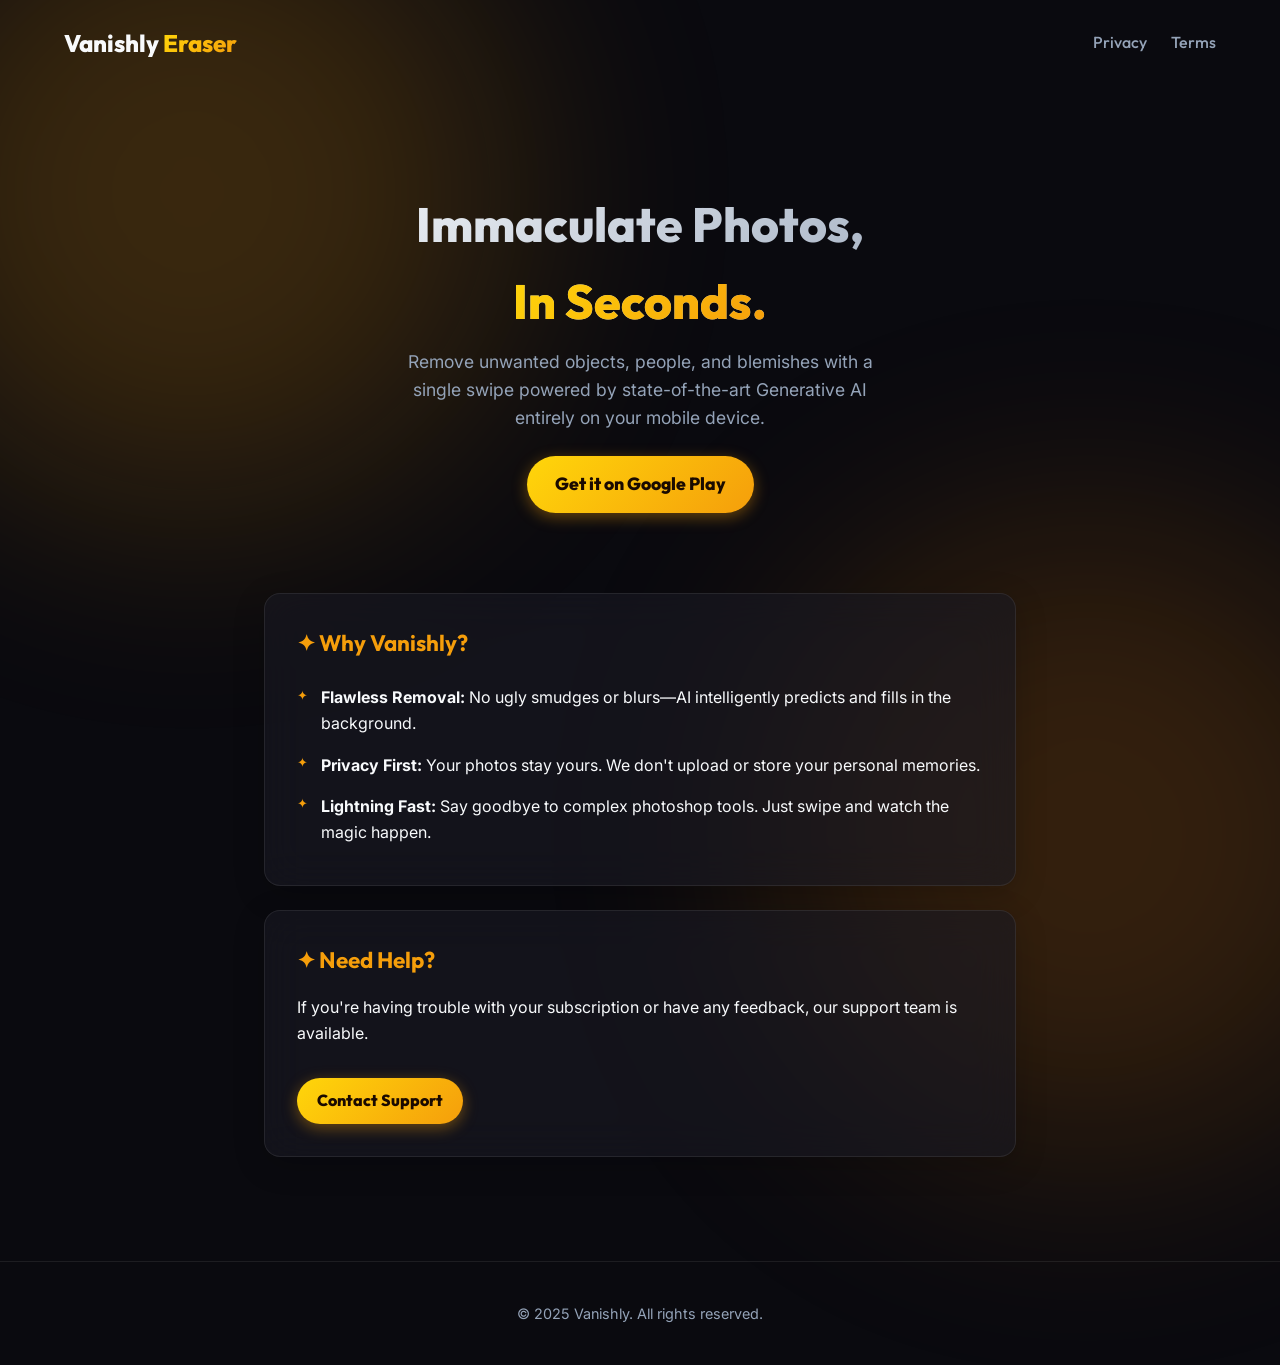
<file: website/index.html>
<!DOCTYPE html>
<html lang="en">
<head>
    <meta charset="UTF-8">
    <meta name="viewport" content="width=device-width, initial-scale=1.0">
    <title>Vanishly - Remove Objects Like Magic</title>
    <meta name="description" content="The ultimate AI-powered app to remove unwanted objects, blemishes, and people from your photos instantly.">
    <link rel="stylesheet" href="style.css">
</head>
<body>
    <nav>
        <a href="index.html" class="logo">
            <!-- You can add a logo image here if you have one -->
            <span>Vanishly <span class="text-gradient">Eraser</span></span>
        </a>
        <div class="nav-links">
            <a href="privacy.html">Privacy</a>
            <a href="terms.html">Terms</a>
        </div>
    </nav>

    <div class="container" style="text-align: center;">
        <header>
            <h1>Immaculate Photos, <br><span class="text-gradient">In Seconds.</span></h1>
            <p>Remove unwanted objects, people, and blemishes with a single swipe powered by state-of-the-art Generative AI entirely on your mobile device.</p>
            <a href="#" class="btn">Get it on Google Play</a>
        </header>

        <section class="glass-panel" style="text-align: left; margin-top: 40px;">
            <h2>✦ Why Vanishly?</h2>
            <ul>
                <li><strong>Flawless Removal:</strong> No ugly smudges or blurs—AI intelligently predicts and fills in the background.</li>
                <li><strong>Privacy First:</strong> Your photos stay yours. We don't upload or store your personal memories.</li>
                <li><strong>Lightning Fast:</strong> Say goodbye to complex photoshop tools. Just swipe and watch the magic happen.</li>
            </ul>
        </section>
        
        <section class="glass-panel" style="text-align: left;">
            <h2>✦ Need Help?</h2>
            <p>If you're having trouble with your subscription or have any feedback, our support team is available.</p>
            <a href="mailto:support@vanishly.app" class="btn" style="margin-top:16px; font-size:1rem; padding: 10px 20px;">Contact Support</a>
        </section>
    </div>

    <footer>
        <p>© 2025 Vanishly. All rights reserved.</p>
    </footer>
</body>
</html>
</file>
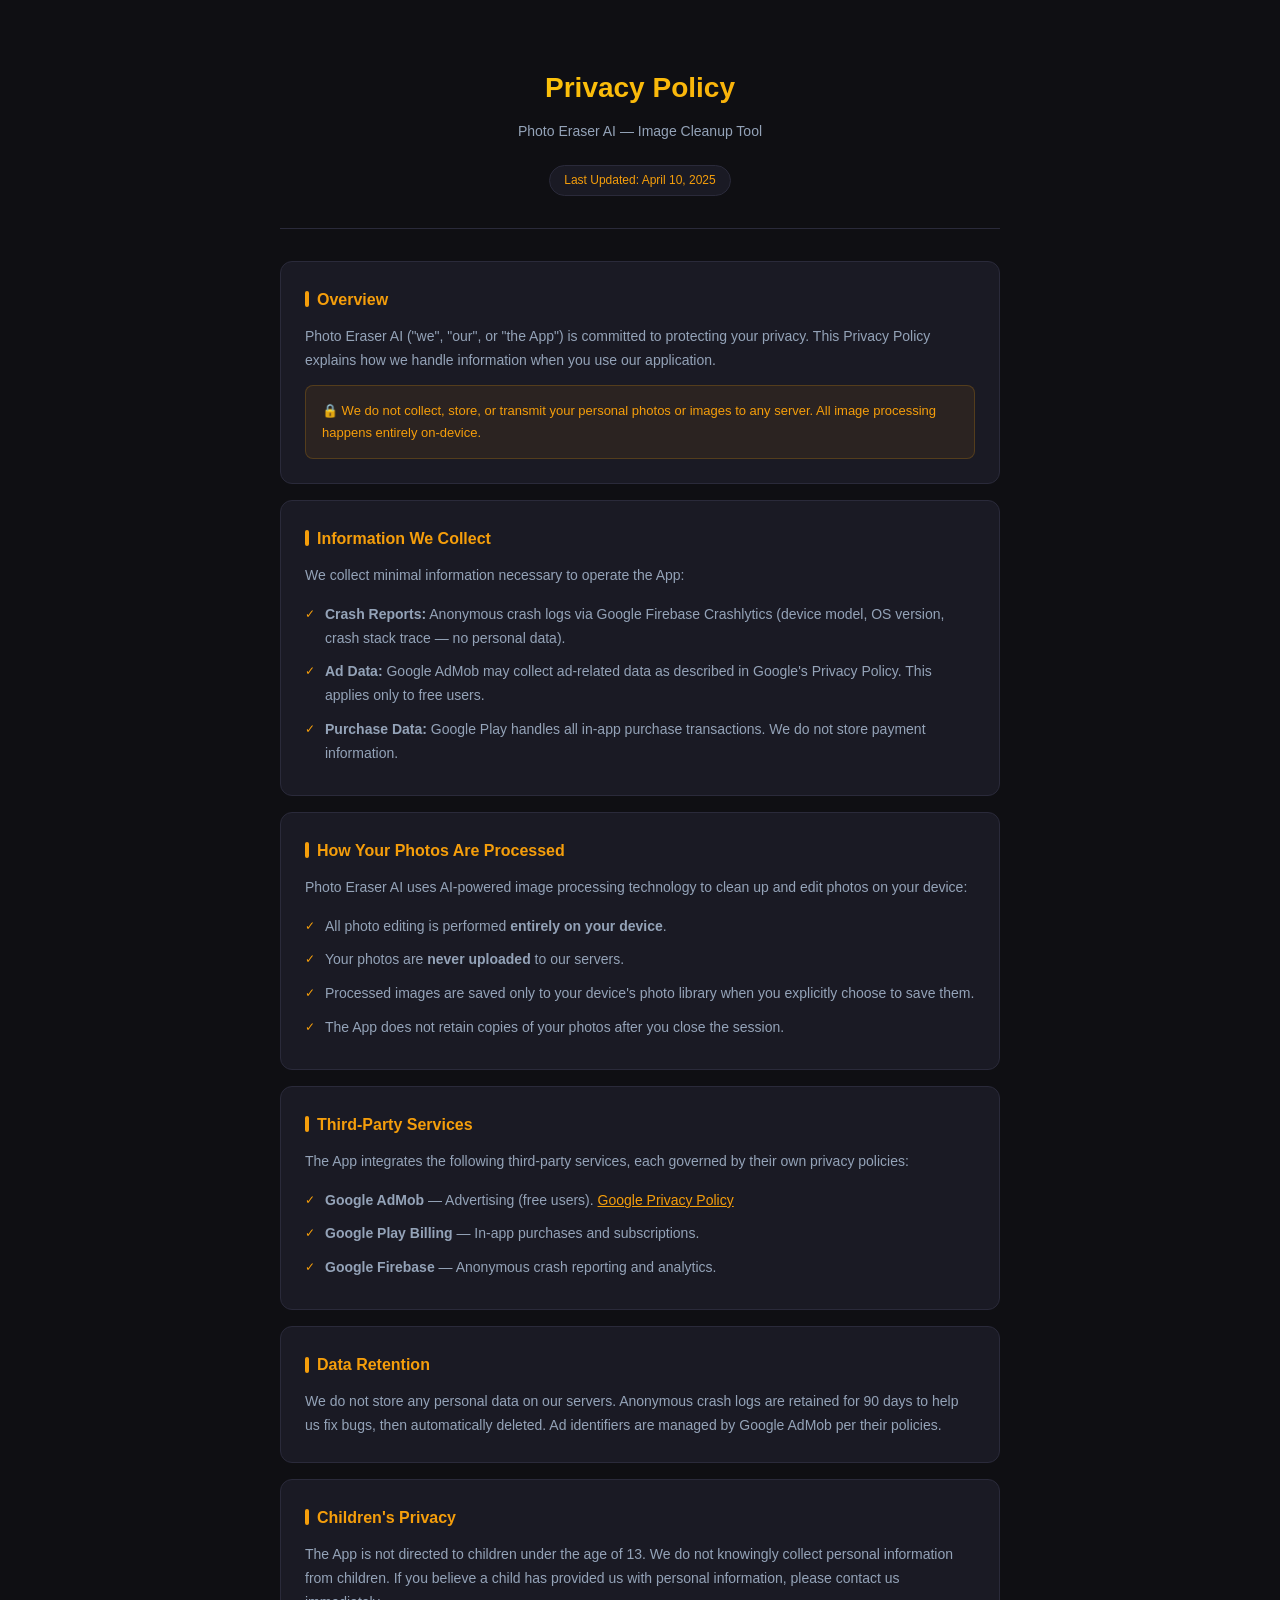
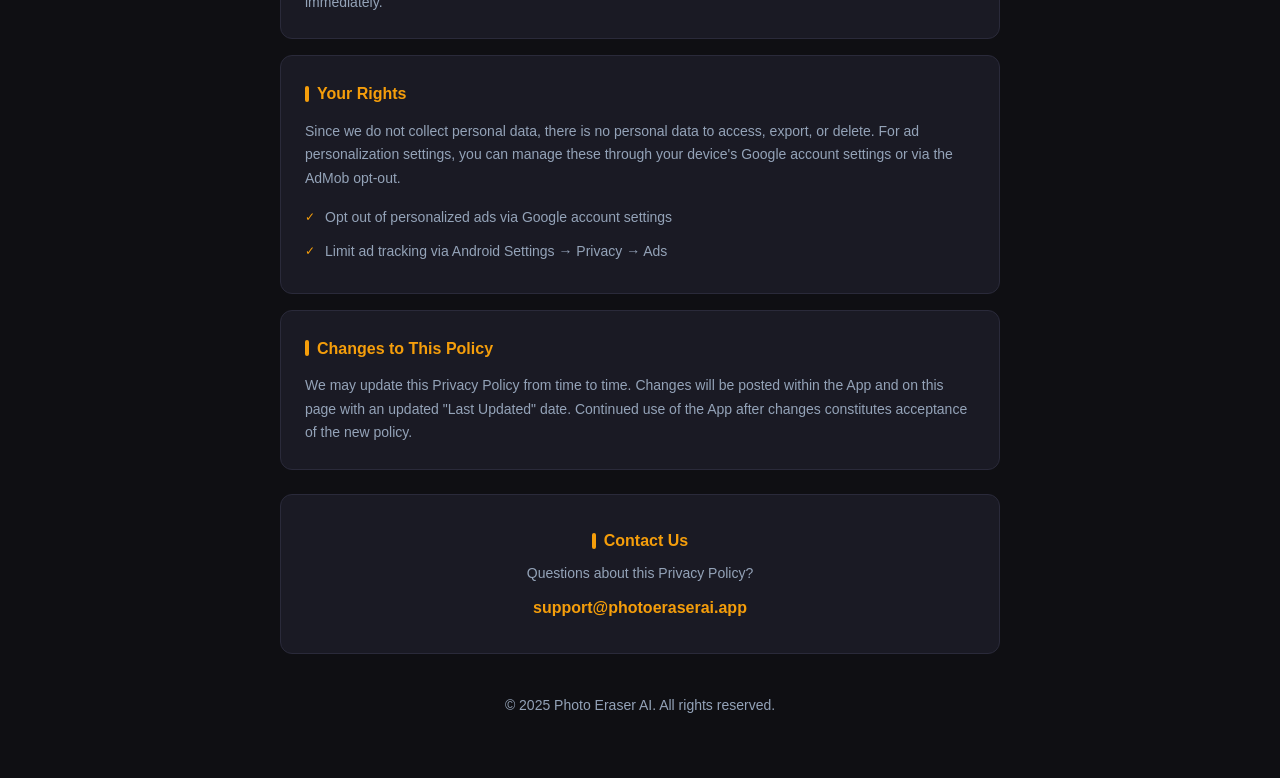
<file: legal/privacy_policy.html>
<!DOCTYPE html>
<html lang="en">
<head>
  <meta charset="UTF-8" />
  <meta name="viewport" content="width=device-width, initial-scale=1.0"/>
  <title>Privacy Policy – Photo Eraser AI</title>
  <style>
    :root {
      --bg: #0f0f13;
      --surface: #1a1a24;
      --border: #2a2a3a;
      --gold: #f59e0b;
      --gold-light: #ffd60a;
      --text: #e2e8f0;
      --muted: #94a3b8;
      --radius: 12px;
    }
    * { box-sizing: border-box; margin: 0; padding: 0; }
    body {
      font-family: -apple-system, BlinkMacSystemFont, 'Segoe UI', Roboto, sans-serif;
      background: var(--bg);
      color: var(--text);
      line-height: 1.7;
      padding: 24px 16px 60px;
    }
    .container { max-width: 720px; margin: 0 auto; }
    header {
      text-align: center;
      padding: 40px 0 32px;
      border-bottom: 1px solid var(--border);
      margin-bottom: 32px;
    }
    header h1 {
      font-size: 28px;
      font-weight: 800;
      background: linear-gradient(135deg, var(--gold-light), var(--gold));
      -webkit-background-clip: text;
      -webkit-text-fill-color: transparent;
      margin-bottom: 8px;
    }
    header p { color: var(--muted); font-size: 14px; }
    .badge {
      display: inline-block;
      background: var(--surface);
      border: 1px solid var(--border);
      border-radius: 20px;
      padding: 4px 14px;
      font-size: 12px;
      color: var(--gold);
      margin-top: 12px;
    }
    section {
      background: var(--surface);
      border: 1px solid var(--border);
      border-radius: var(--radius);
      padding: 24px;
      margin-bottom: 16px;
    }
    h2 {
      font-size: 16px;
      font-weight: 700;
      color: var(--gold);
      margin-bottom: 12px;
      display: flex;
      align-items: center;
      gap: 8px;
    }
    h2::before {
      content: '';
      display: inline-block;
      width: 4px;
      height: 16px;
      background: var(--gold);
      border-radius: 2px;
    }
    p { color: var(--muted); font-size: 14px; margin-bottom: 10px; }
    p:last-child { margin-bottom: 0; }
    ul { list-style: none; padding: 0; }
    ul li {
      color: var(--muted);
      font-size: 14px;
      padding: 5px 0 5px 20px;
      position: relative;
    }
    ul li::before {
      content: '✓';
      color: var(--gold);
      position: absolute;
      left: 0;
      font-size: 12px;
      top: 6px;
    }
    .highlight {
      background: rgba(245, 158, 11, 0.08);
      border: 1px solid rgba(245, 158, 11, 0.2);
      border-radius: 8px;
      padding: 14px 16px;
      margin-top: 12px;
      font-size: 13px;
      color: var(--gold);
    }
    .contact-box {
      text-align: center;
      padding: 32px 24px;
      background: var(--surface);
      border: 1px solid var(--border);
      border-radius: var(--radius);
      margin-top: 24px;
    }
    .contact-box a {
      color: var(--gold);
      text-decoration: none;
      font-weight: 600;
    }
    footer {
      text-align: center;
      margin-top: 40px;
      color: var(--muted);
      font-size: 12px;
    }
  </style>
</head>
<body>
<div class="container">

  <header>
    <h1>Privacy Policy</h1>
    <p>Photo Eraser AI — Image Cleanup Tool</p>
    <span class="badge">Last Updated: April 10, 2025</span>
  </header>

  <section>
    <h2>Overview</h2>
    <p>Photo Eraser AI ("we", "our", or "the App") is committed to protecting your privacy. This Privacy Policy explains how we handle information when you use our application.</p>
    <div class="highlight">
      🔒 We do not collect, store, or transmit your personal photos or images to any server. All image processing happens entirely on-device.
    </div>
  </section>

  <section>
    <h2>Information We Collect</h2>
    <p>We collect minimal information necessary to operate the App:</p>
    <ul>
      <li><strong>Crash Reports:</strong> Anonymous crash logs via Google Firebase Crashlytics (device model, OS version, crash stack trace — no personal data).</li>
      <li><strong>Ad Data:</strong> Google AdMob may collect ad-related data as described in Google's Privacy Policy. This applies only to free users.</li>
      <li><strong>Purchase Data:</strong> Google Play handles all in-app purchase transactions. We do not store payment information.</li>
    </ul>
  </section>

  <section>
    <h2>How Your Photos Are Processed</h2>
    <p>Photo Eraser AI uses AI-powered image processing technology to clean up and edit photos on your device:</p>
    <ul>
      <li>All photo editing is performed <strong>entirely on your device</strong>.</li>
      <li>Your photos are <strong>never uploaded</strong> to our servers.</li>
      <li>Processed images are saved only to your device's photo library when you explicitly choose to save them.</li>
      <li>The App does not retain copies of your photos after you close the session.</li>
    </ul>
  </section>

  <section>
    <h2>Third-Party Services</h2>
    <p>The App integrates the following third-party services, each governed by their own privacy policies:</p>
    <ul>
      <li><strong>Google AdMob</strong> — Advertising (free users). <a href="https://policies.google.com/privacy" style="color:#f59e0b;">Google Privacy Policy</a></li>
      <li><strong>Google Play Billing</strong> — In-app purchases and subscriptions.</li>
      <li><strong>Google Firebase</strong> — Anonymous crash reporting and analytics.</li>
    </ul>
  </section>

  <section>
    <h2>Data Retention</h2>
    <p>We do not store any personal data on our servers. Anonymous crash logs are retained for 90 days to help us fix bugs, then automatically deleted. Ad identifiers are managed by Google AdMob per their policies.</p>
  </section>

  <section>
    <h2>Children's Privacy</h2>
    <p>The App is not directed to children under the age of 13. We do not knowingly collect personal information from children. If you believe a child has provided us with personal information, please contact us immediately.</p>
  </section>

  <section>
    <h2>Your Rights</h2>
    <p>Since we do not collect personal data, there is no personal data to access, export, or delete. For ad personalization settings, you can manage these through your device's Google account settings or via the AdMob opt-out.</p>
    <ul>
      <li>Opt out of personalized ads via Google account settings</li>
      <li>Limit ad tracking via Android Settings → Privacy → Ads</li>
    </ul>
  </section>

  <section>
    <h2>Changes to This Policy</h2>
    <p>We may update this Privacy Policy from time to time. Changes will be posted within the App and on this page with an updated "Last Updated" date. Continued use of the App after changes constitutes acceptance of the new policy.</p>
  </section>

  <div class="contact-box">
    <h2 style="justify-content:center; margin-bottom:8px;">Contact Us</h2>
    <p style="margin-bottom:8px;">Questions about this Privacy Policy?</p>
    <a href="mailto:support@photoeraserai.app">support@photoeraserai.app</a>
  </div>

  <footer>
    <p>© 2025 Photo Eraser AI. All rights reserved.</p>
  </footer>

</div>
</body>
</html>
</file>
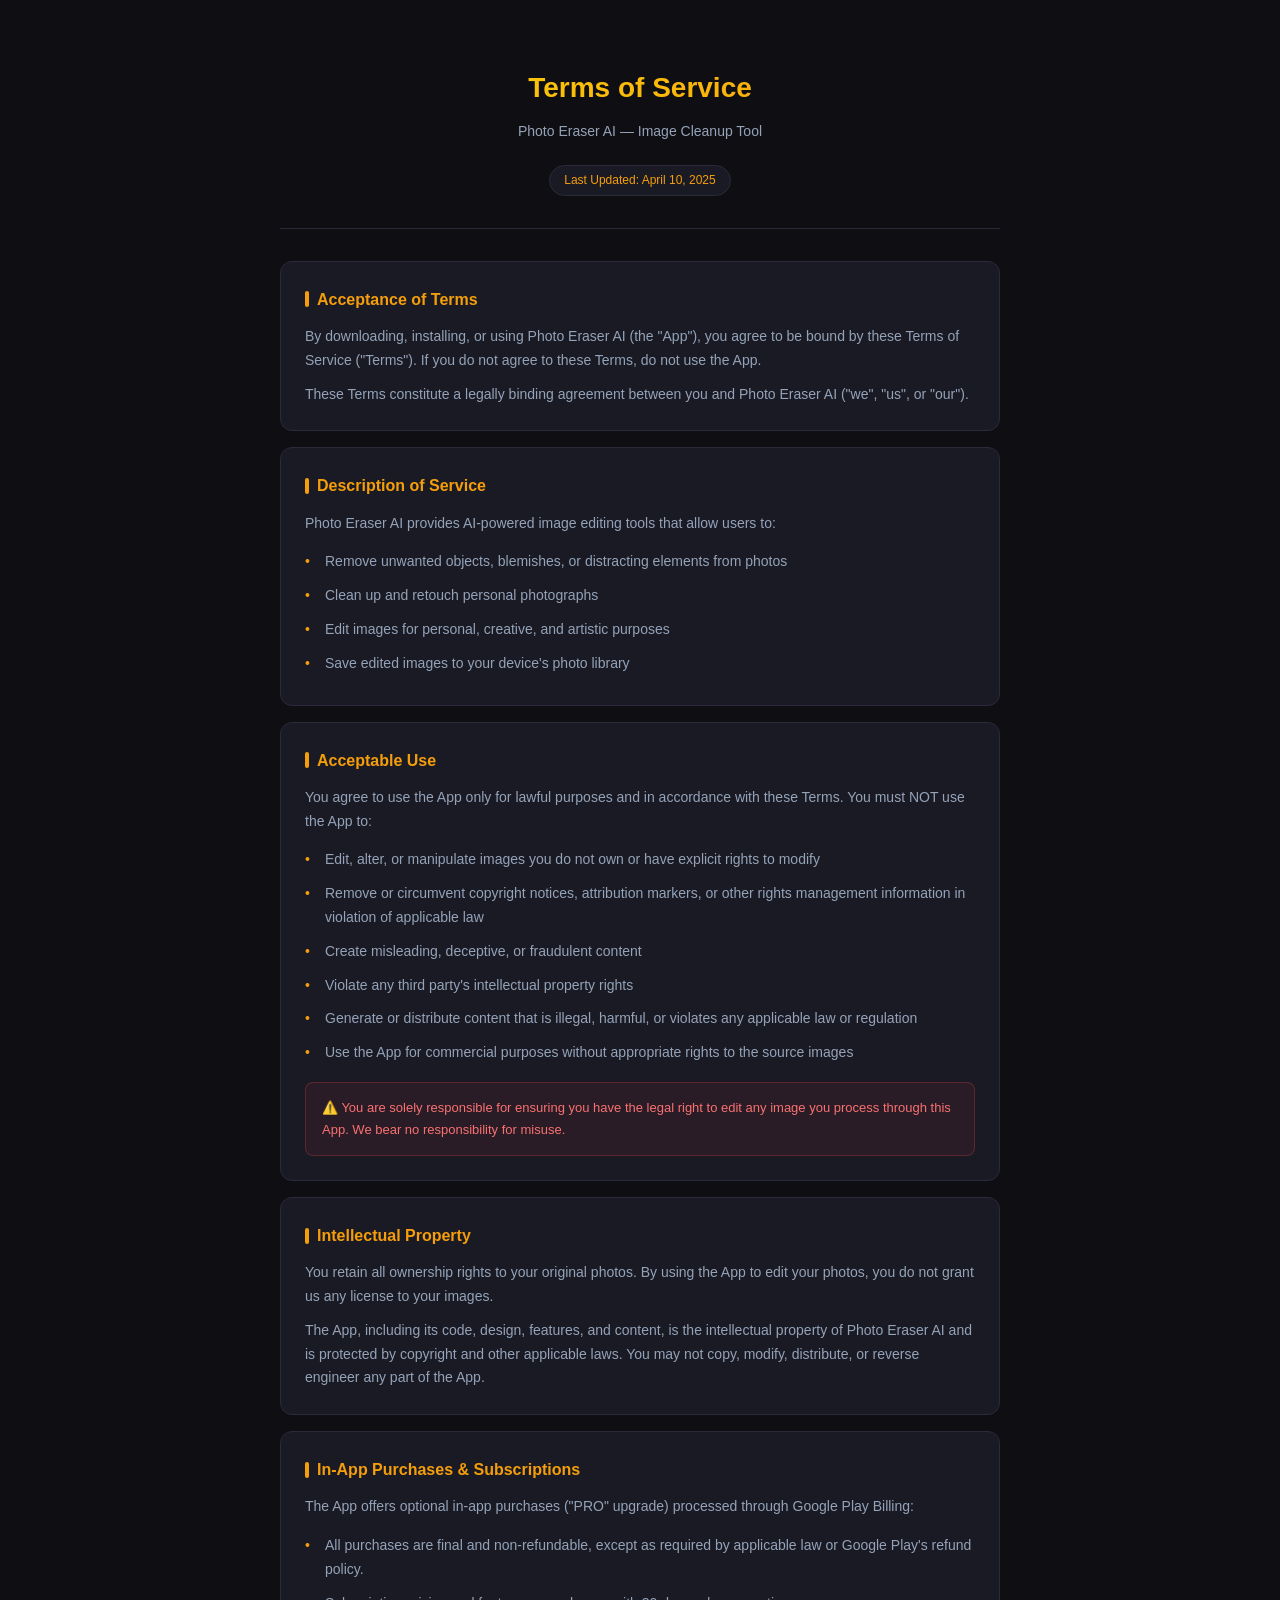
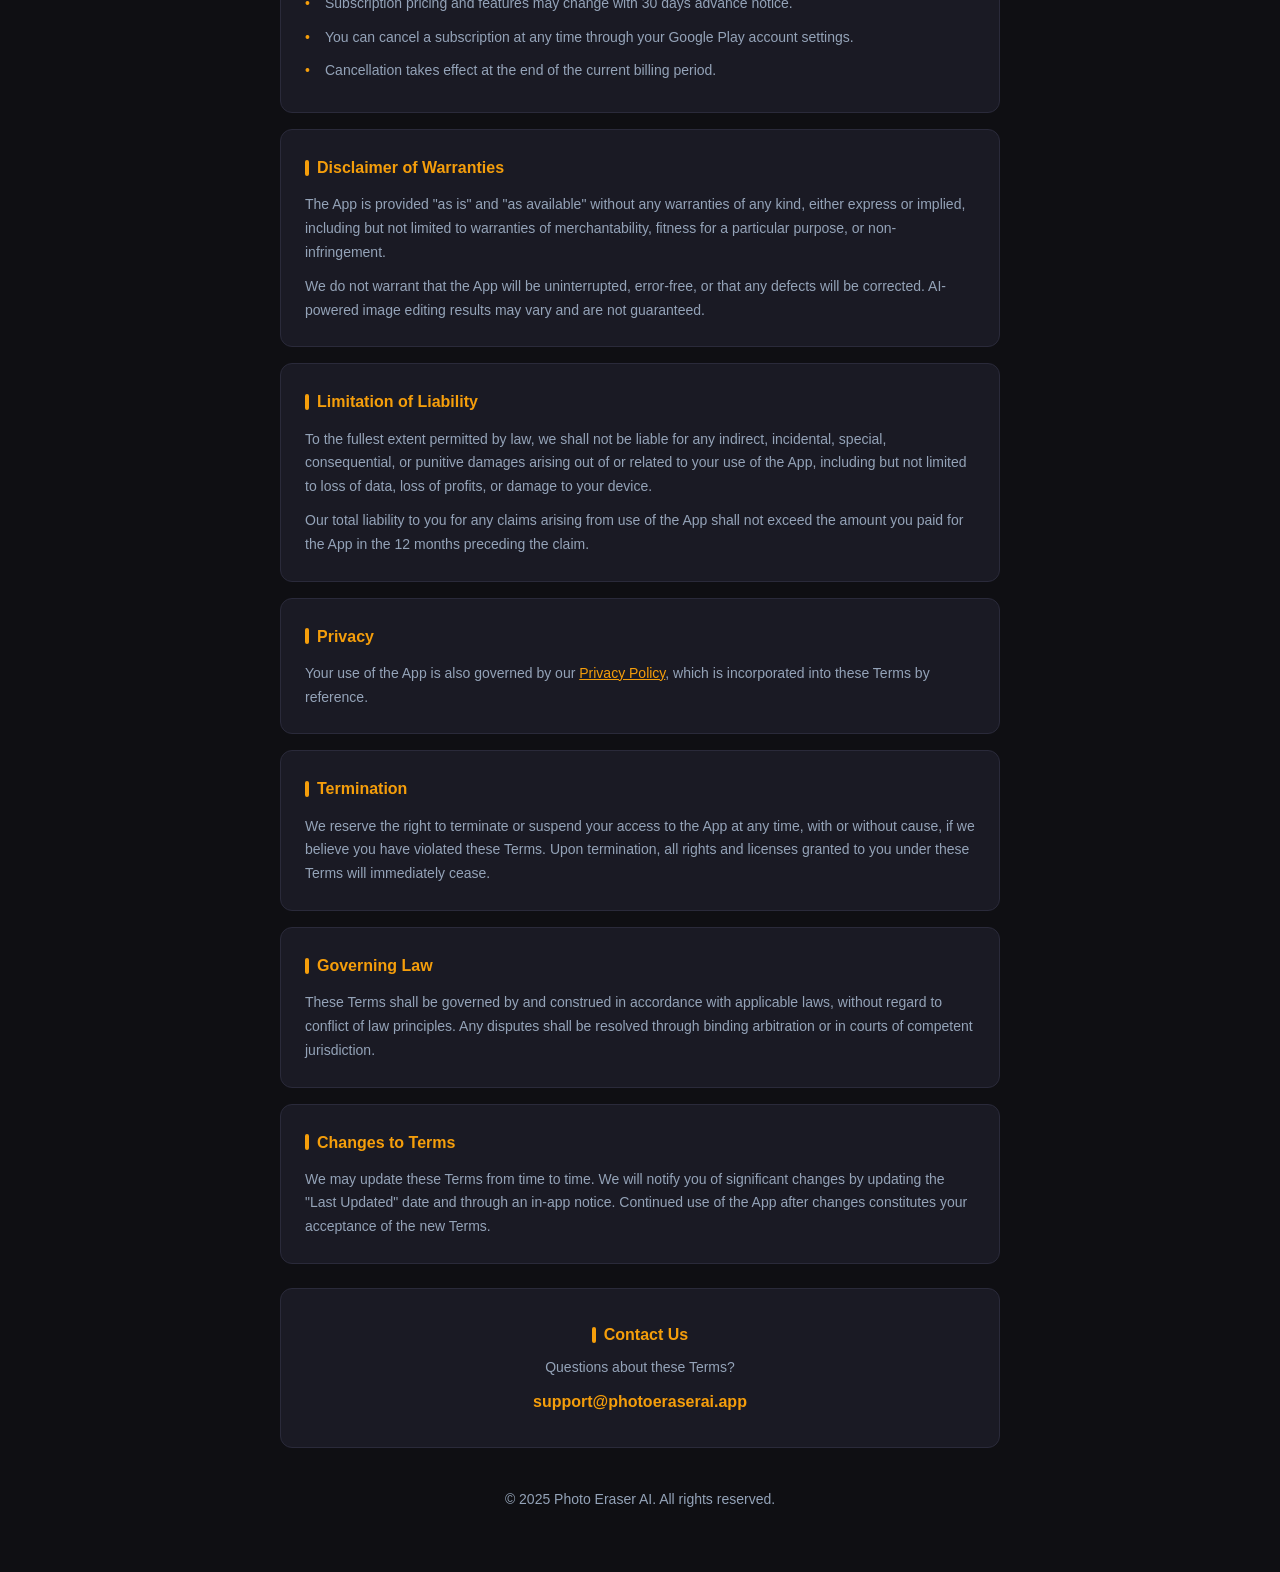
<file: legal/terms_of_service.html>
<!DOCTYPE html>
<html lang="en">
<head>
  <meta charset="UTF-8" />
  <meta name="viewport" content="width=device-width, initial-scale=1.0"/>
  <title>Terms of Service – Photo Eraser AI</title>
  <style>
    :root {
      --bg: #0f0f13;
      --surface: #1a1a24;
      --border: #2a2a3a;
      --gold: #f59e0b;
      --gold-light: #ffd60a;
      --text: #e2e8f0;
      --muted: #94a3b8;
      --radius: 12px;
    }
    * { box-sizing: border-box; margin: 0; padding: 0; }
    body {
      font-family: -apple-system, BlinkMacSystemFont, 'Segoe UI', Roboto, sans-serif;
      background: var(--bg);
      color: var(--text);
      line-height: 1.7;
      padding: 24px 16px 60px;
    }
    .container { max-width: 720px; margin: 0 auto; }
    header {
      text-align: center;
      padding: 40px 0 32px;
      border-bottom: 1px solid var(--border);
      margin-bottom: 32px;
    }
    header h1 {
      font-size: 28px;
      font-weight: 800;
      background: linear-gradient(135deg, var(--gold-light), var(--gold));
      -webkit-background-clip: text;
      -webkit-text-fill-color: transparent;
      margin-bottom: 8px;
    }
    header p { color: var(--muted); font-size: 14px; }
    .badge {
      display: inline-block;
      background: var(--surface);
      border: 1px solid var(--border);
      border-radius: 20px;
      padding: 4px 14px;
      font-size: 12px;
      color: var(--gold);
      margin-top: 12px;
    }
    section {
      background: var(--surface);
      border: 1px solid var(--border);
      border-radius: var(--radius);
      padding: 24px;
      margin-bottom: 16px;
    }
    h2 {
      font-size: 16px;
      font-weight: 700;
      color: var(--gold);
      margin-bottom: 12px;
      display: flex;
      align-items: center;
      gap: 8px;
    }
    h2::before {
      content: '';
      display: inline-block;
      width: 4px;
      height: 16px;
      background: var(--gold);
      border-radius: 2px;
    }
    p { color: var(--muted); font-size: 14px; margin-bottom: 10px; }
    p:last-child { margin-bottom: 0; }
    ul { list-style: none; padding: 0; }
    ul li {
      color: var(--muted);
      font-size: 14px;
      padding: 5px 0 5px 20px;
      position: relative;
    }
    ul li::before {
      content: '•';
      color: var(--gold);
      position: absolute;
      left: 0;
    }
    .warning {
      background: rgba(239, 68, 68, 0.08);
      border: 1px solid rgba(239, 68, 68, 0.25);
      border-radius: 8px;
      padding: 14px 16px;
      margin-top: 12px;
      font-size: 13px;
      color: #f87171;
    }
    .contact-box {
      text-align: center;
      padding: 32px 24px;
      background: var(--surface);
      border: 1px solid var(--border);
      border-radius: var(--radius);
      margin-top: 24px;
    }
    .contact-box a {
      color: var(--gold);
      text-decoration: none;
      font-weight: 600;
    }
    footer {
      text-align: center;
      margin-top: 40px;
      color: var(--muted);
      font-size: 12px;
    }
    a { color: var(--gold); }
  </style>
</head>
<body>
<div class="container">

  <header>
    <h1>Terms of Service</h1>
    <p>Photo Eraser AI — Image Cleanup Tool</p>
    <span class="badge">Last Updated: April 10, 2025</span>
  </header>

  <section>
    <h2>Acceptance of Terms</h2>
    <p>By downloading, installing, or using Photo Eraser AI (the "App"), you agree to be bound by these Terms of Service ("Terms"). If you do not agree to these Terms, do not use the App.</p>
    <p>These Terms constitute a legally binding agreement between you and Photo Eraser AI ("we", "us", or "our").</p>
  </section>

  <section>
    <h2>Description of Service</h2>
    <p>Photo Eraser AI provides AI-powered image editing tools that allow users to:</p>
    <ul>
      <li>Remove unwanted objects, blemishes, or distracting elements from photos</li>
      <li>Clean up and retouch personal photographs</li>
      <li>Edit images for personal, creative, and artistic purposes</li>
      <li>Save edited images to your device's photo library</li>
    </ul>
  </section>

  <section>
    <h2>Acceptable Use</h2>
    <p>You agree to use the App only for lawful purposes and in accordance with these Terms. You must NOT use the App to:</p>
    <ul>
      <li>Edit, alter, or manipulate images you do not own or have explicit rights to modify</li>
      <li>Remove or circumvent copyright notices, attribution markers, or other rights management information in violation of applicable law</li>
      <li>Create misleading, deceptive, or fraudulent content</li>
      <li>Violate any third party's intellectual property rights</li>
      <li>Generate or distribute content that is illegal, harmful, or violates any applicable law or regulation</li>
      <li>Use the App for commercial purposes without appropriate rights to the source images</li>
    </ul>
    <div class="warning">
      ⚠️ You are solely responsible for ensuring you have the legal right to edit any image you process through this App. We bear no responsibility for misuse.
    </div>
  </section>

  <section>
    <h2>Intellectual Property</h2>
    <p>You retain all ownership rights to your original photos. By using the App to edit your photos, you do not grant us any license to your images.</p>
    <p>The App, including its code, design, features, and content, is the intellectual property of Photo Eraser AI and is protected by copyright and other applicable laws. You may not copy, modify, distribute, or reverse engineer any part of the App.</p>
  </section>

  <section>
    <h2>In-App Purchases & Subscriptions</h2>
    <p>The App offers optional in-app purchases ("PRO" upgrade) processed through Google Play Billing:</p>
    <ul>
      <li>All purchases are final and non-refundable, except as required by applicable law or Google Play's refund policy.</li>
      <li>Subscription pricing and features may change with 30 days advance notice.</li>
      <li>You can cancel a subscription at any time through your Google Play account settings.</li>
      <li>Cancellation takes effect at the end of the current billing period.</li>
    </ul>
  </section>

  <section>
    <h2>Disclaimer of Warranties</h2>
    <p>The App is provided "as is" and "as available" without any warranties of any kind, either express or implied, including but not limited to warranties of merchantability, fitness for a particular purpose, or non-infringement.</p>
    <p>We do not warrant that the App will be uninterrupted, error-free, or that any defects will be corrected. AI-powered image editing results may vary and are not guaranteed.</p>
  </section>

  <section>
    <h2>Limitation of Liability</h2>
    <p>To the fullest extent permitted by law, we shall not be liable for any indirect, incidental, special, consequential, or punitive damages arising out of or related to your use of the App, including but not limited to loss of data, loss of profits, or damage to your device.</p>
    <p>Our total liability to you for any claims arising from use of the App shall not exceed the amount you paid for the App in the 12 months preceding the claim.</p>
  </section>

  <section>
    <h2>Privacy</h2>
    <p>Your use of the App is also governed by our <a href="privacy_policy.html">Privacy Policy</a>, which is incorporated into these Terms by reference.</p>
  </section>

  <section>
    <h2>Termination</h2>
    <p>We reserve the right to terminate or suspend your access to the App at any time, with or without cause, if we believe you have violated these Terms. Upon termination, all rights and licenses granted to you under these Terms will immediately cease.</p>
  </section>

  <section>
    <h2>Governing Law</h2>
    <p>These Terms shall be governed by and construed in accordance with applicable laws, without regard to conflict of law principles. Any disputes shall be resolved through binding arbitration or in courts of competent jurisdiction.</p>
  </section>

  <section>
    <h2>Changes to Terms</h2>
    <p>We may update these Terms from time to time. We will notify you of significant changes by updating the "Last Updated" date and through an in-app notice. Continued use of the App after changes constitutes your acceptance of the new Terms.</p>
  </section>

  <div class="contact-box">
    <h2 style="justify-content:center; margin-bottom:8px;">Contact Us</h2>
    <p style="margin-bottom:8px;">Questions about these Terms?</p>
    <a href="mailto:support@photoeraserai.app">support@photoeraserai.app</a>
  </div>

  <footer>
    <p>© 2025 Photo Eraser AI. All rights reserved.</p>
  </footer>

</div>
</body>
</html>
</file>
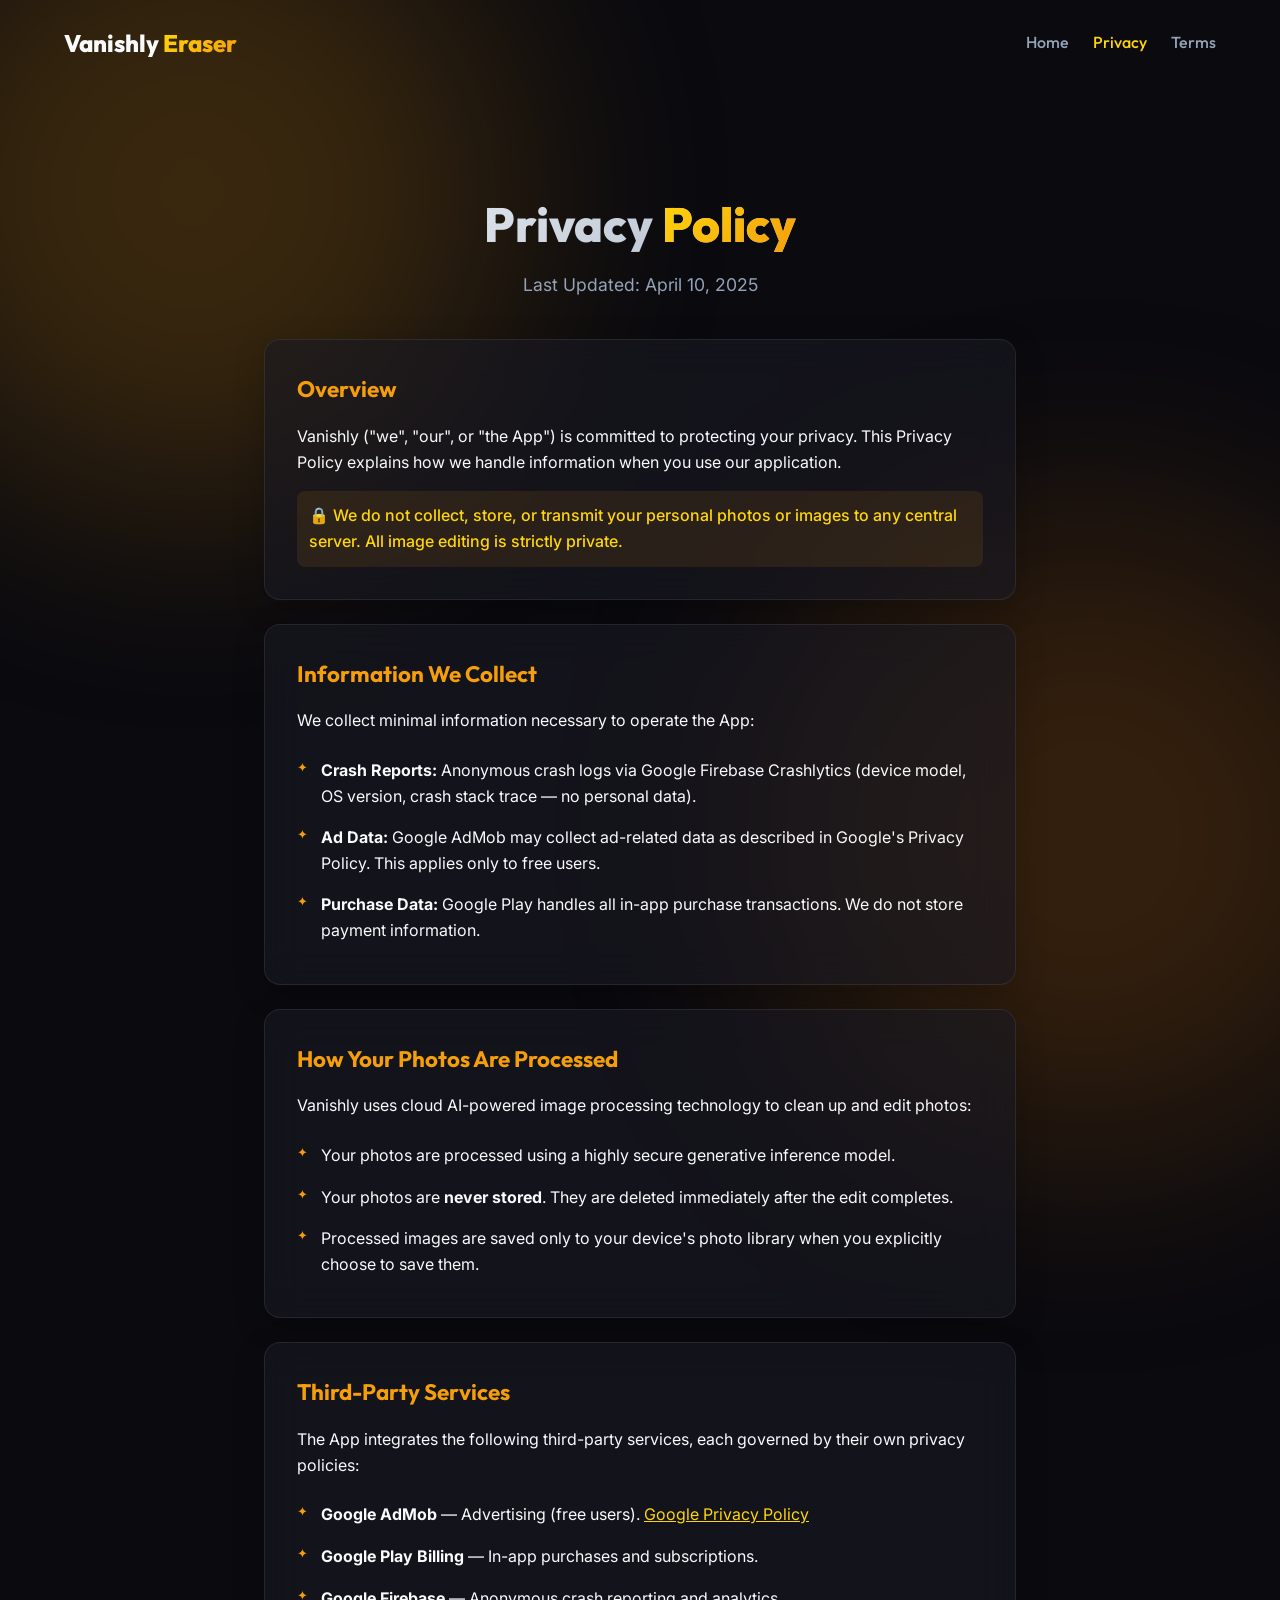
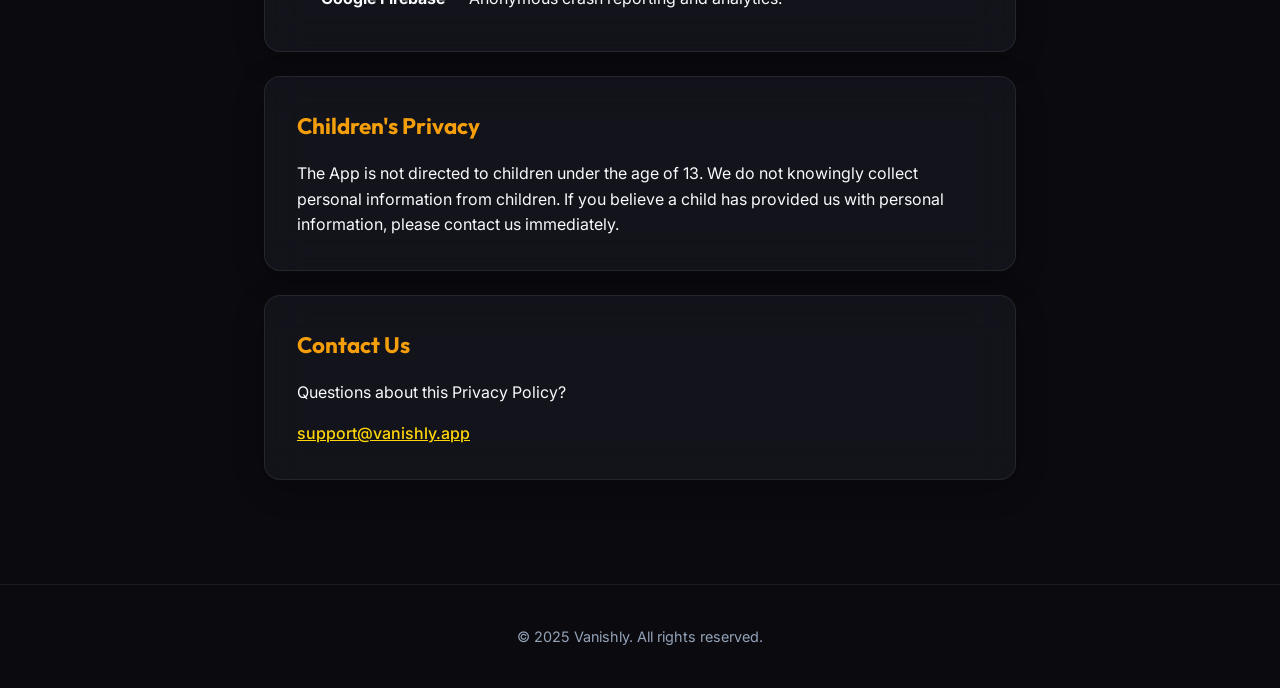
<file: website/privacy.html>
<!DOCTYPE html>
<html lang="en">
<head>
    <meta charset="UTF-8">
    <meta name="viewport" content="width=device-width, initial-scale=1.0">
    <title>Privacy Policy - Vanishly</title>
    <meta name="description" content="Privacy Policy for Vanishly.">
    <link rel="stylesheet" href="style.css">
</head>
<body>
    <nav>
        <a href="index.html" class="logo">
            <span>Vanishly <span class="text-gradient">Eraser</span></span>
        </a>
        <div class="nav-links">
            <a href="index.html">Home</a>
            <a href="privacy.html" style="color: var(--gold-light);">Privacy</a>
            <a href="terms.html">Terms</a>
        </div>
    </nav>

    <div class="container">
        <header>
            <h1>Privacy <span class="text-gradient">Policy</span></h1>
            <p style="margin-bottom: 0;">Last Updated: April 10, 2025</p>
        </header>

        <section class="glass-panel">
            <h2>Overview</h2>
            <p>Vanishly ("we", "our", or "the App") is committed to protecting your privacy. This Privacy Policy explains how we handle information when you use our application.</p>
            <p style="color: var(--gold-light); font-weight: 500; background: rgba(245, 158, 11, 0.1); padding: 12px; border-radius: 8px; margin-top: 12px;">
                🔒 We do not collect, store, or transmit your personal photos or images to any central server. All image editing is strictly private.
            </p>
        </section>

        <section class="glass-panel">
            <h2>Information We Collect</h2>
            <p>We collect minimal information necessary to operate the App:</p>
            <ul>
                <li><strong>Crash Reports:</strong> Anonymous crash logs via Google Firebase Crashlytics (device model, OS version, crash stack trace — no personal data).</li>
                <li><strong>Ad Data:</strong> Google AdMob may collect ad-related data as described in Google's Privacy Policy. This applies only to free users.</li>
                <li><strong>Purchase Data:</strong> Google Play handles all in-app purchase transactions. We do not store payment information.</li>
            </ul>
        </section>

        <section class="glass-panel">
            <h2>How Your Photos Are Processed</h2>
            <p>Vanishly uses cloud AI-powered image processing technology to clean up and edit photos:</p>
            <ul>
                <li>Your photos are processed using a highly secure generative inference model.</li>
                <li>Your photos are <strong>never stored</strong>. They are deleted immediately after the edit completes.</li>
                <li>Processed images are saved only to your device's photo library when you explicitly choose to save them.</li>
            </ul>
        </section>

        <section class="glass-panel">
            <h2>Third-Party Services</h2>
            <p>The App integrates the following third-party services, each governed by their own privacy policies:</p>
            <ul>
                <li><strong>Google AdMob</strong> — Advertising (free users). <a href="https://policies.google.com/privacy" style="color: var(--gold-light);">Google Privacy Policy</a></li>
                <li><strong>Google Play Billing</strong> — In-app purchases and subscriptions.</li>
                <li><strong>Google Firebase</strong> — Anonymous crash reporting and analytics.</li>
            </ul>
        </section>

        <section class="glass-panel">
            <h2>Children's Privacy</h2>
            <p>The App is not directed to children under the age of 13. We do not knowingly collect personal information from children. If you believe a child has provided us with personal information, please contact us immediately.</p>
        </section>

        <section class="glass-panel">
            <h2>Contact Us</h2>
            <p>Questions about this Privacy Policy?</p>
            <p><a href="mailto:support@vanishly.app" style="color: var(--gold-light); font-weight: 500;">support@vanishly.app</a></p>
        </section>
    </div>

    <footer>
        <p>© 2025 Vanishly. All rights reserved.</p>
    </footer>
</body>
</html>
</file>
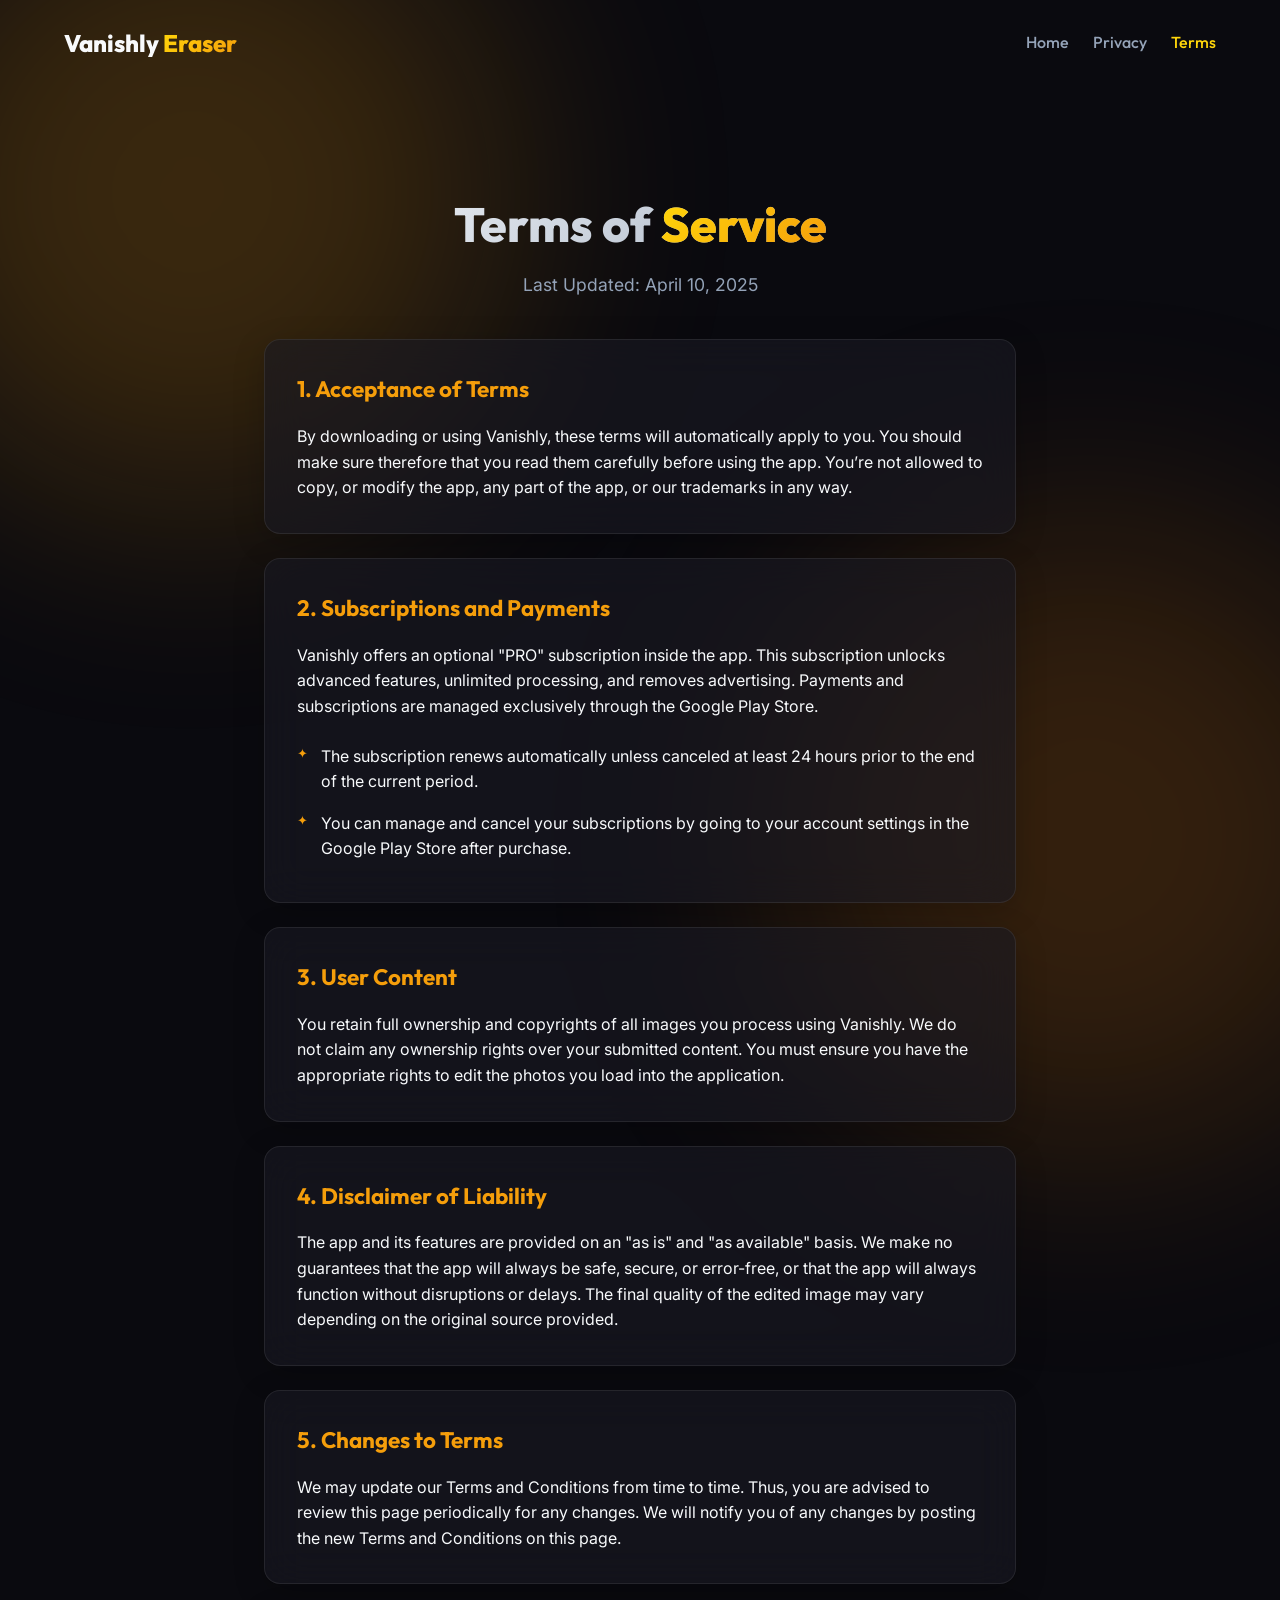
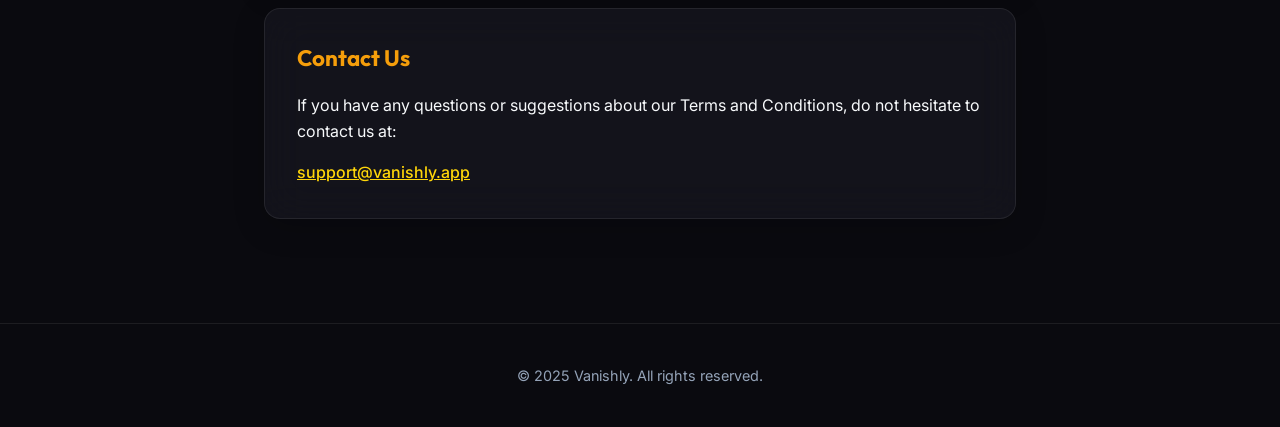
<file: website/terms.html>
<!DOCTYPE html>
<html lang="en">
<head>
    <meta charset="UTF-8">
    <meta name="viewport" content="width=device-width, initial-scale=1.0">
    <title>Terms of Service - Vanishly</title>
    <meta name="description" content="Terms of Service for Vanishly.">
    <link rel="stylesheet" href="style.css">
</head>
<body>
    <nav>
        <a href="index.html" class="logo">
            <span>Vanishly <span class="text-gradient">Eraser</span></span>
        </a>
        <div class="nav-links">
            <a href="index.html">Home</a>
            <a href="privacy.html">Privacy</a>
            <a href="terms.html" style="color: var(--gold-light);">Terms</a>
        </div>
    </nav>

    <div class="container">
        <header>
            <h1>Terms of <span class="text-gradient">Service</span></h1>
            <p style="margin-bottom: 0;">Last Updated: April 10, 2025</p>
        </header>

        <section class="glass-panel">
            <h2>1. Acceptance of Terms</h2>
            <p>By downloading or using Vanishly, these terms will automatically apply to you. You should make sure therefore that you read them carefully before using the app. You’re not allowed to copy, or modify the app, any part of the app, or our trademarks in any way.</p>
        </section>

        <section class="glass-panel">
            <h2>2. Subscriptions and Payments</h2>
            <p>Vanishly offers an optional "PRO" subscription inside the app. This subscription unlocks advanced features, unlimited processing, and removes advertising. Payments and subscriptions are managed exclusively through the Google Play Store.</p>
            <ul>
                <li>The subscription renews automatically unless canceled at least 24 hours prior to the end of the current period.</li>
                <li>You can manage and cancel your subscriptions by going to your account settings in the Google Play Store after purchase.</li>
            </ul>
        </section>

        <section class="glass-panel">
            <h2>3. User Content</h2>
            <p>You retain full ownership and copyrights of all images you process using Vanishly. We do not claim any ownership rights over your submitted content. You must ensure you have the appropriate rights to edit the photos you load into the application.</p>
        </section>

        <section class="glass-panel">
            <h2>4. Disclaimer of Liability</h2>
            <p>The app and its features are provided on an "as is" and "as available" basis. We make no guarantees that the app will always be safe, secure, or error-free, or that the app will always function without disruptions or delays. The final quality of the edited image may vary depending on the original source provided.</p>
        </section>

        <section class="glass-panel">
            <h2>5. Changes to Terms</h2>
            <p>We may update our Terms and Conditions from time to time. Thus, you are advised to review this page periodically for any changes. We will notify you of any changes by posting the new Terms and Conditions on this page.</p>
        </section>
        
        <section class="glass-panel">
            <h2>Contact Us</h2>
            <p>If you have any questions or suggestions about our Terms and Conditions, do not hesitate to contact us at:</p>
            <p><a href="mailto:support@vanishly.app" style="color: var(--gold-light); font-weight: 500;">support@vanishly.app</a></p>
        </section>
    </div>

    <footer>
        <p>© 2025 Vanishly. All rights reserved.</p>
    </footer>
</body>
</html>
</file>
<file: website/style.css>
@import url('https://fonts.googleapis.com/css2?family=Outfit:wght@300;400;600;800&family=Inter:wght@400;500&display=swap');

:root {
  --bg: #0A0A0F;
  --surface: rgba(26, 26, 36, 0.6);
  --border: rgba(255, 255, 255, 0.08);
  --gold: #F59E0B;
  --gold-light: #FFD60A;
  --gold-glow: rgba(245, 158, 11, 0.5);
  --text: #F8FAFC;
  --muted: #94A3B8;
  --radius: 16px;
}

* {
  box-sizing: border-box;
  margin: 0;
  padding: 0;
}

body {
  font-family: 'Inter', sans-serif;
  background-color: var(--bg);
  color: var(--text);
  line-height: 1.6;
  min-height: 100vh;
  display: flex;
  flex-direction: column;
  position: relative;
  overflow-x: hidden;
}

/* Background Ambient Glows */
body::before, body::after {
  content: '';
  position: fixed;
  width: 50vw;
  height: 50vw;
  border-radius: 50%;
  filter: blur(120px);
  z-index: -1;
  opacity: 0.2;
}

body::before {
  top: -10vw;
  left: -10vw;
  background: var(--gold);
}

body::after {
  bottom: -20vw;
  right: -10vw;
  background: #D97706;
}

.container {
  max-width: 800px;
  margin: 0 auto;
  padding: 40px 24px 80px;
  flex: 1;
}

/* Typography */
h1, h2, h3 {
  font-family: 'Outfit', sans-serif;
}

h1 {
  font-size: 3rem;
  font-weight: 800;
  background: linear-gradient(135deg, var(--text), var(--muted));
  -webkit-background-clip: text;
  -webkit-text-fill-color: transparent;
  margin-bottom: 8px;
}

.text-gradient {
  background: linear-gradient(135deg, var(--gold-light), var(--gold));
  -webkit-background-clip: text;
  -webkit-text-fill-color: transparent;
}

/* Navbar */
nav {
  display: flex;
  justify-content: space-between;
  align-items: center;
  padding: 24px;
  max-width: 1200px;
  margin: 0 auto;
  width: 100%;
}

.logo {
  font-family: 'Outfit', sans-serif;
  font-weight: 800;
  font-size: 1.5rem;
  text-decoration: none;
  color: var(--text);
  display: flex;
  align-items: center;
  gap: 12px;
}

.logo img {
  width: 40px;
  height: 40px;
  border-radius: 12px;
}

.nav-links {
  display: flex;
  gap: 24px;
}

.nav-links a {
  color: var(--muted);
  text-decoration: none;
  font-weight: 500;
  transition: color 0.3s ease;
  font-family: 'Outfit', sans-serif;
}

.nav-links a:hover {
  color: var(--gold-light);
}

/* Header */
header {
  text-align: center;
  padding: 60px 0 40px;
  animation: fadeInDown 0.8s ease-out;
}

header p {
  color: var(--muted);
  font-size: 1.1rem;
  max-width: 500px;
  margin: 0 auto 24px;
}

/* Glass Panels */
.glass-panel {
  background: var(--surface);
  backdrop-filter: blur(20px);
  -webkit-backdrop-filter: blur(20px);
  border: 1px solid var(--border);
  border-radius: var(--radius);
  padding: 32px;
  margin-bottom: 24px;
  box-shadow: 0 8px 32px rgba(0, 0, 0, 0.2);
  transition: transform 0.3s ease, border-color 0.3s ease;
  animation: fadeInUp 0.8s ease-out;
}

.glass-panel:hover {
  transform: translateY(-2px);
  border-color: rgba(245, 158, 11, 0.3);
}

.glass-panel h2 {
  font-size: 1.4rem;
  color: var(--gold);
  margin-bottom: 16px;
  display: flex;
  align-items: center;
  gap: 12px;
}

.glass-panel p {
  margin-bottom: 16px;
}

.glass-panel p:last-child {
  margin-bottom: 0;
}

.glass-panel ul {
  list-style: none;
}

.glass-panel ul li {
  padding: 8px 0 8px 24px;
  position: relative;
}

.glass-panel ul li::before {
  content: '✦';
  color: var(--gold);
  position: absolute;
  left: 0;
  top: 8px;
  font-size: 0.8rem;
}

/* Buttons */
.btn {
  display: inline-block;
  background: linear-gradient(135deg, var(--gold-light), var(--gold));
  color: #1A0A00;
  padding: 14px 28px;
  border-radius: 30px;
  font-family: 'Outfit', sans-serif;
  font-weight: 800;
  text-decoration: none;
  font-size: 1.1rem;
  box-shadow: 0 4px 15px rgba(245, 158, 11, 0.4);
  transition: all 0.3s ease;
}

.btn:hover {
  transform: translateY(-2px) scale(1.02);
  box-shadow: 0 8px 25px rgba(245, 158, 11, 0.6);
}

/* Footer */
footer {
  text-align: center;
  padding: 40px;
  color: var(--muted);
  font-size: 0.9rem;
  border-top: 1px solid var(--border);
  margin-top: auto;
}

/* Animations */
@keyframes fadeInDown {
  from { opacity: 0; transform: translateY(-20px); }
  to { opacity: 1; transform: translateY(0); }
}

@keyframes fadeInUp {
  from { opacity: 0; transform: translateY(20px); }
  to { opacity: 1; transform: translateY(0); }
}
</file>
